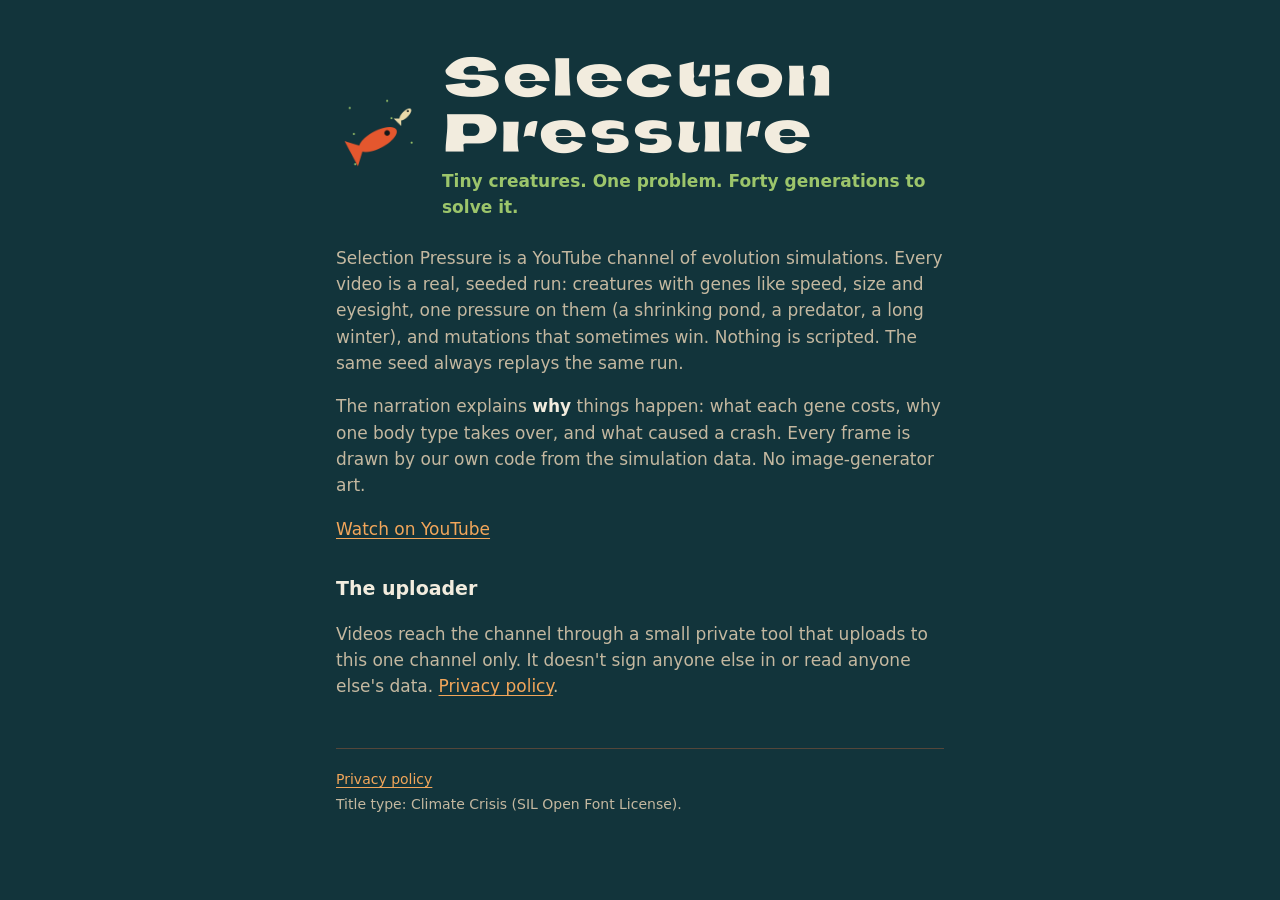
<file: index.html>
<!doctype html>
<html lang="en">
<head>
<meta charset="utf-8">
<meta name="viewport" content="width=device-width, initial-scale=1">
<title>Selection Pressure</title>
<meta name="description" content="Evolution simulations on YouTube. Real, seeded runs, drawn by code and narrated.">
<link rel="stylesheet" href="style.css">
</head>
<body>
<main>
  <div class="head">
    <img src="profile.png" alt="Selection Pressure logo: a fish in a pond">
    <div>
      <h1>Selection Pressure</h1>
      <p class="tag">Tiny creatures. One problem. Forty generations to solve it.</p>
    </div>
  </div>

  <p>Selection Pressure is a YouTube channel of evolution simulations. Every video is a real,
  seeded run: creatures with genes like speed, size and eyesight, one pressure on them (a
  shrinking pond, a predator, a long winter), and mutations that sometimes win. Nothing is scripted. The same seed always replays the
  same run.</p>

  <p>The narration explains <strong>why</strong> things happen: what each gene costs, why one
  body type takes over, and what caused a crash. Every frame is drawn by our own code from the
  simulation data. No image-generator art.</p>

  <p><a href="https://www.youtube.com/@SelectionPressureSim">Watch on YouTube</a></p>

  <h2>The uploader</h2>
  <p>Videos reach the channel through a small private tool that uploads to this one channel
  only. It doesn't sign anyone else in or read anyone else's data.
  <a href="privacy.html">Privacy policy</a>.</p>

  <footer>
    <p><a href="privacy.html">Privacy policy</a></p>
    <p>Title type: Climate Crisis (SIL Open Font License).</p>
  </footer>
</main>
</body>
</html>
</file>
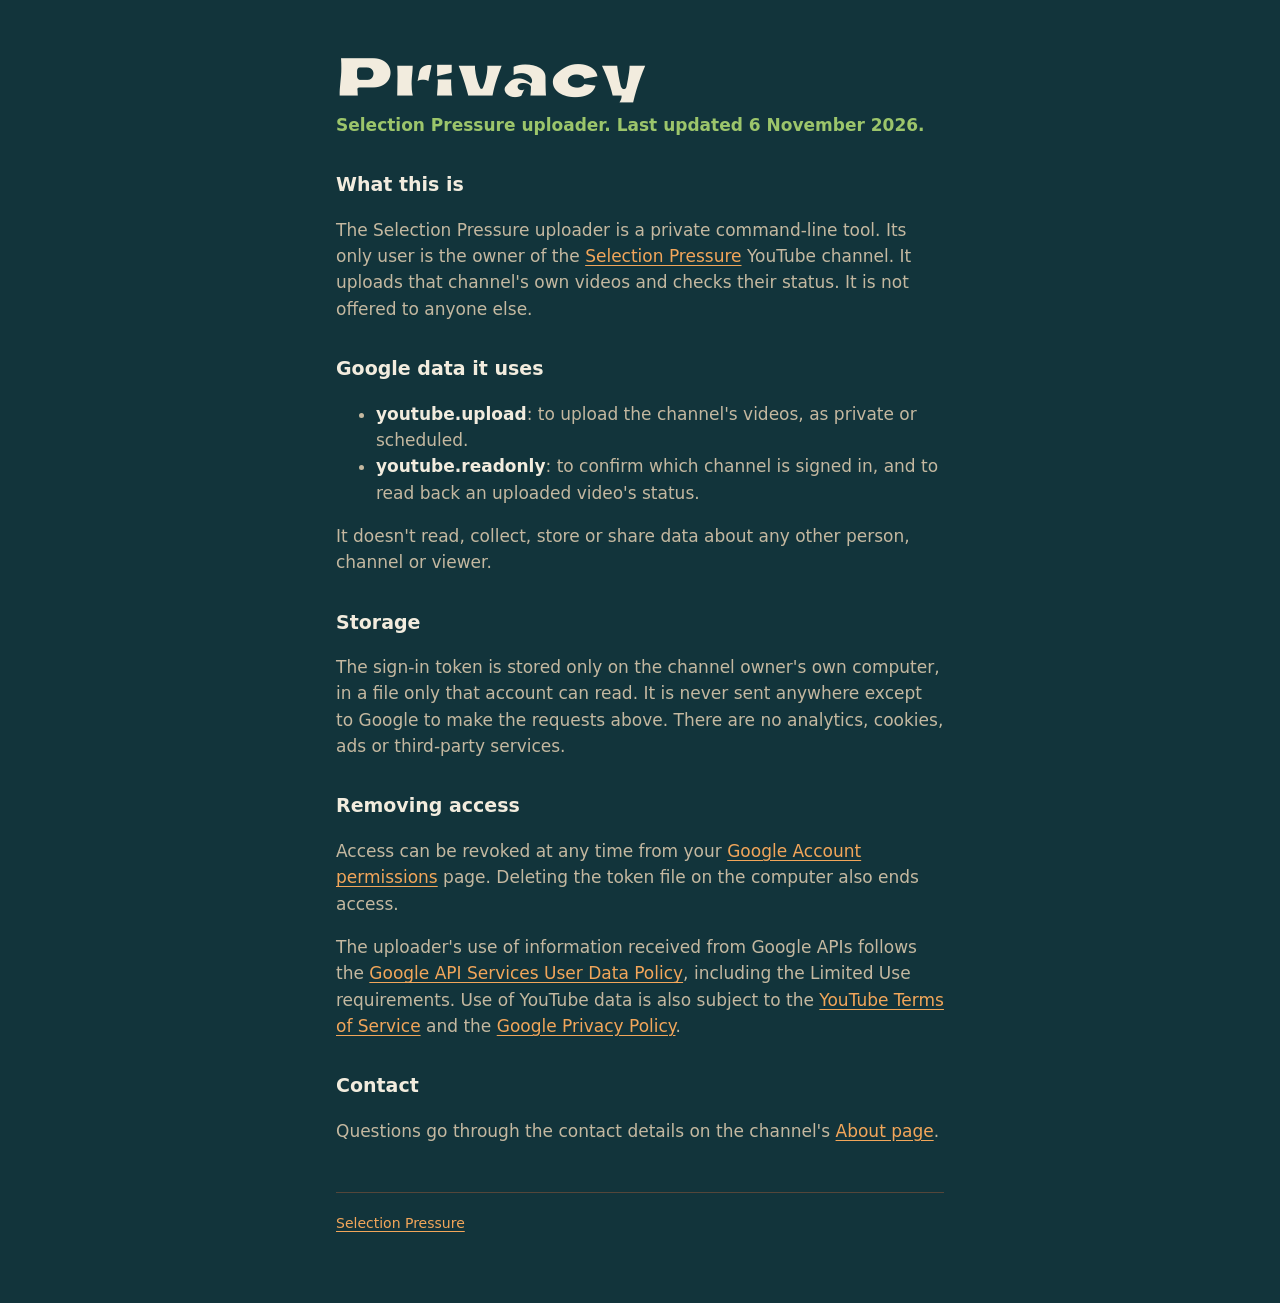
<file: privacy.html>
<!doctype html>
<html lang="en">
<head>
<meta charset="utf-8">
<meta name="viewport" content="width=device-width, initial-scale=1">
<title>Privacy Policy</title>
<meta name="description" content="Privacy policy for the Selection Pressure uploader.">
<link rel="stylesheet" href="style.css">
</head>
<body>
<main>
  <h1>Privacy</h1>
  <p class="tag">Selection Pressure uploader. Last updated 6 November 2026.</p>

  <h2>What this is</h2>
  <p>The Selection Pressure uploader is a private command-line tool. Its only user is the owner
  of the <a href="https://www.youtube.com/@SelectionPressureSim">Selection Pressure</a> YouTube
  channel. It uploads that channel's own videos and checks their status. It is not offered to
  anyone else.</p>

  <h2>Google data it uses</h2>
  <ul>
    <li><strong>youtube.upload</strong>: to upload the channel's videos, as private or scheduled.</li>
    <li><strong>youtube.readonly</strong>: to confirm which channel is signed in, and to read back an
      uploaded video's status.</li>
  </ul>
  <p>It doesn't read, collect, store or share data about any other person, channel or viewer.</p>

  <h2>Storage</h2>
  <p>The sign-in token is stored only on the channel owner's own computer, in a file only
  that account can read. It is never sent anywhere except to Google to make the requests
  above. There are no analytics, cookies, ads or third-party services.</p>

  <h2>Removing access</h2>
  <p>Access can be revoked at any time from your
  <a href="https://myaccount.google.com/permissions">Google Account permissions</a> page.
  Deleting the token file on the computer also ends access.</p>

  <p>The uploader's use of information received from Google APIs follows the
  <a href="https://developers.google.com/terms/api-services-user-data-policy">Google API Services
  User Data Policy</a>, including the Limited Use requirements. Use of YouTube data is also
  subject to the <a href="https://www.youtube.com/t/terms">YouTube Terms of Service</a> and the
  <a href="https://policies.google.com/privacy">Google Privacy Policy</a>.</p>

  <h2>Contact</h2>
  <p>Questions go through the contact details on the channel's
  <a href="https://www.youtube.com/@SelectionPressureSim/about">About page</a>.</p>

  <footer><p><a href="./">Selection Pressure</a></p></footer>
</main>
</body>
</html>
</file>
<file: style.css>
@font-face {
  font-family: "Climate Crisis";
  src: url("ClimateCrisis-YEAR.ttf") format("truetype");
  font-display: swap;
}
:root {
  --water: #12343b;
  --mud: #54463a;
  --ink: #f2ecde;
  --ink-dim: #c4b8a0;
  --food: #9cc56b;
  --orange: #f2a65a;
}
* { box-sizing: border-box; }
body {
  margin: 0;
  background: var(--water);
  color: var(--ink);
  font: 17px/1.55 system-ui, -apple-system, "Segoe UI", sans-serif;
}
main { max-width: 640px; margin: 0 auto; padding: 48px 16px 64px; }
h1 {
  font-family: "Climate Crisis", system-ui, sans-serif;
  font-variation-settings: "YEAR" 2010;
  font-weight: normal;
  font-size: clamp(34px, 9vw, 56px);
  line-height: 1;
  margin: 0 0 8px;
  letter-spacing: 0.01em;
}
h2 { font-size: 19px; margin: 32px 0 6px; }
p, li { color: var(--ink-dim); }
strong { color: var(--ink); }
a { color: var(--orange); text-underline-offset: 3px; }
a:hover { color: var(--ink); }
.head { display: flex; gap: 18px; align-items: center; margin-bottom: 24px; }
.head img { width: 88px; height: 88px; border-radius: 50%; flex: none; }
.tag { margin: 0; color: var(--food); font-weight: 600; }
footer { margin-top: 48px; padding-top: 16px; border-top: 1px solid var(--mud); font-size: 14px; }
footer p { margin: 4px 0; }
</file>
